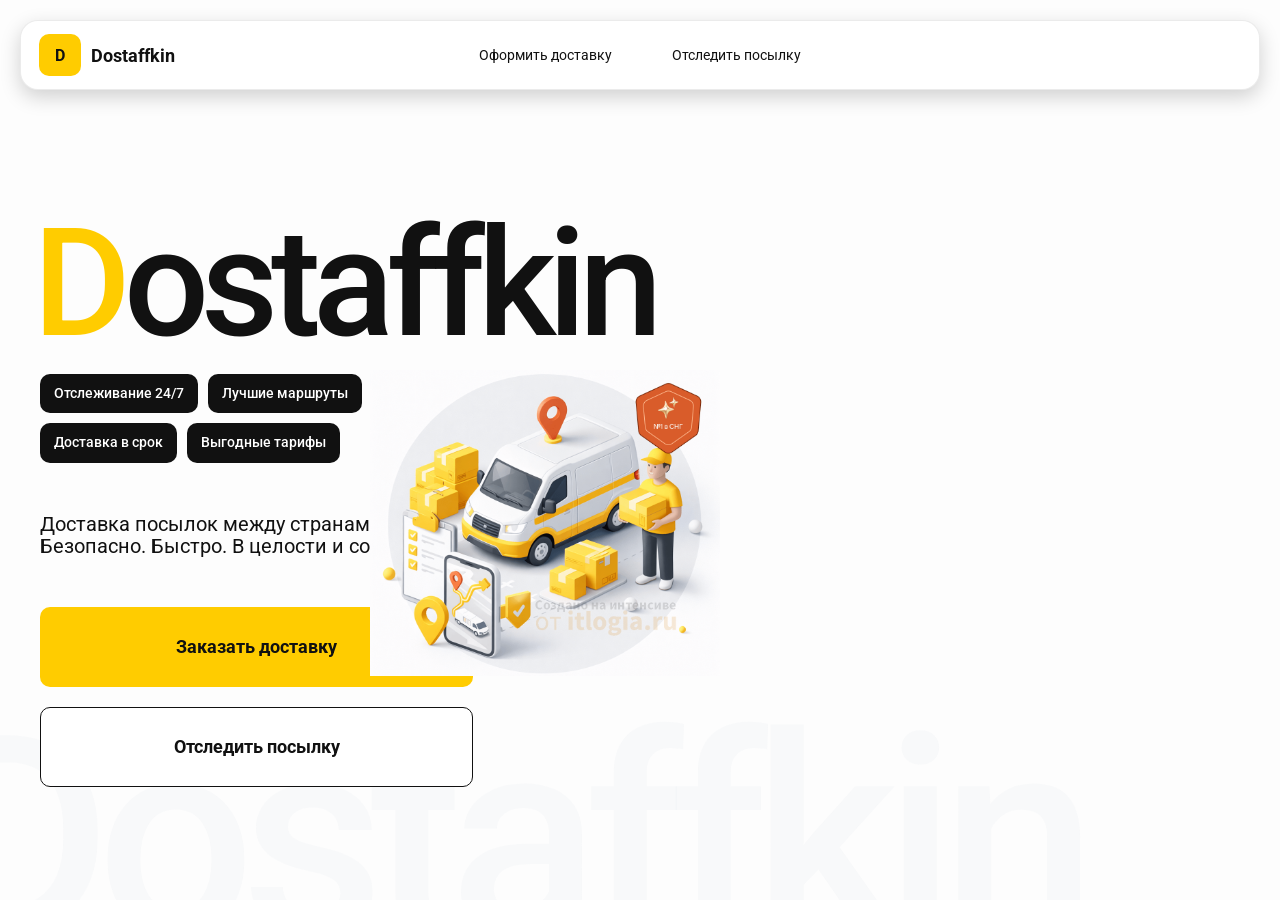
<file: index.html>
<!doctype html>
<html lang="ru">

<head>
    <meta charset="utf-8" />
    <meta name="viewport" content="width=device-width,initial-scale=1,maximum-scale=1,user-scalable=0" />
    <title>Dostaffkin — Доставка посылок между странами и внутри стран. Безопасно. Быстро. В целости и сохранности!
    </title>

    <link href="styles/base.css" rel="stylesheet" />
    <link href="styles/base_adaptive.css" rel="stylesheet" />
    <link href="styles/index.css" rel="stylesheet" />
    <link href="styles/index_adaptive.css" rel="stylesheet" />
</head>

<body>
    <div class="container">
        <header class="header">
            <a class="header-brand" href="#">
                <div class="header-logo">D</div>
                <div class="header-title">Dostaffkin</div>
            </a>
            <nav class="header-menu">
                <a class="header-link" href="./order.html">Оформить <span>доставку</span></a>
                <a class="header-link" href="./track.html">Отследить <span>посылку</span></a>
            </nav>
        </header>
        <main class="main">
            <section class="main-info">
                <div class="main-title">
                    <span>D</span>ostaffkin
                </div>
                <div class="main-features">
                    <div class="main-feature">Отслеживание 24/7</div>
                    <div class="main-feature">Лучшие маршруты</div>
                    <div class="main-feature">Страхование посылок</div>
                    <div class="main-feature">Доставка в срок</div>
                    <div class="main-feature">Выгодные тарифы</div>
                </div>
                <div class="main-description">
                    Доставка посылок между странами и внутри стран.
                    Безопасно. Быстро. В целости и сохранности!
                </div>
                <div class="main-actions">
                    <a class="button" type="button" href="./order.html">Заказать доставку</a>
                    <a class="button button-white" type="button" href="./track.html">Отследить посылку</a>
                </div>
            </section>
            <div class="main-title-ghost">Dostaffkin</div>
            <section class="main-image">
                <img src="images/main-image.png" alt="Main image" />
            </section>
        </main>
    </div>
</body>

</html>
</file>
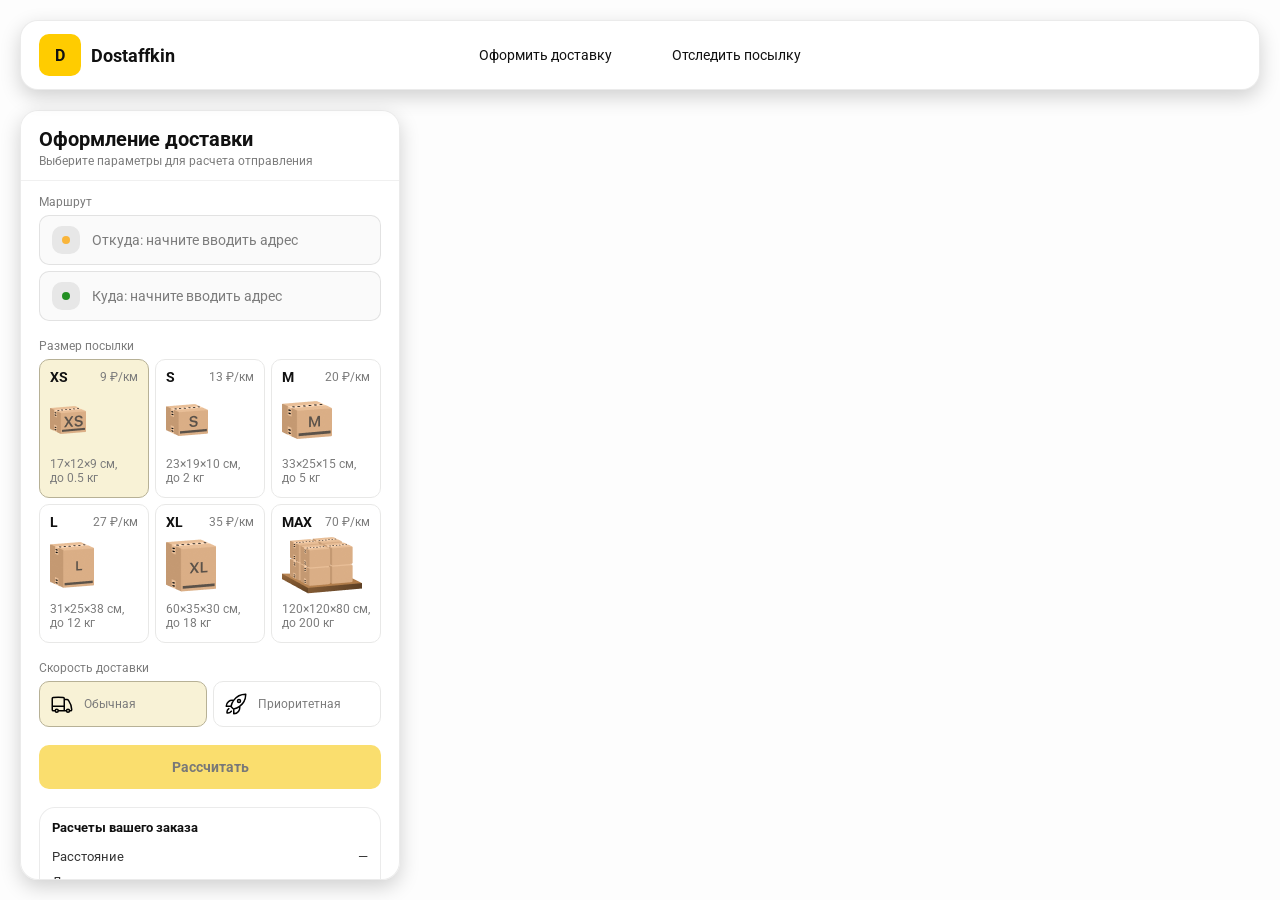
<file: order.html>
<!doctype html>
<html lang="ru">

<head>
    <meta charset="utf-8" />
    <meta name="viewport" content="width=device-width,initial-scale=1,maximum-scale=1,user-scalable=0" />
    <title>Оформление доставки</title>

    <link rel="stylesheet" href="styles/base.css" />
    <link rel="stylesheet" href="styles/base_adaptive.css" />

    <link rel="stylesheet" href="styles/order.css" />
    <link rel="stylesheet" href="styles/order_adaptive.css" />

    <script src="https://api-maps.yandex.ru/2.1/?lang=ru_RU&apikey=72602515-ac0d-400e-9618-80b4b450380c&suggest_apikey=4f19591b-9900-4866-8475-09cb89e9077c" type="text/javascript"></script>
</head>

<body>

    <div id="map"></div>

    <header class="header">
        <a class="header-brand" href="./index.html">
            <div class="header-logo">D</div>
            <div class="header-title">Dostaffkin</div>
        </a>
        <nav class="header-menu">
            <a class="header-link" href="#">Оформить <span>доставку</span></a>
            <a class="header-link" href="./track.html">Отследить <span>посылку</span></a>
        </nav>
    </header>
    <aside class="main" id="sidebar">
        <div class="main-header">
            <div class="main-title">Оформление доставки</div>
            <div class="main-text">Выберите параметры для расчета отправления</div>
        </div>
        <div class="main-content">
            <div class="main-route">
                <div class="main-block-title">Маршрут</div>
                <div class="main-fields">
                    <div class="main-field" id="fromField">
                        <div class="main-pin"></div>
                        <input id="from" placeholder="Откуда: начните вводить адрес" autocomplete="off" />
                        <div class="main-ac" id="fromAc" role="listbox" aria-label="Подсказки адресов"></div>
                    </div>

                    <div class="main-field" id="toField">
                        <div class="main-pin"></div>
                        <input id="to" placeholder="Куда: начните вводить адрес" autocomplete="off" />
                        <div class="main-ac" id="toAc" role="listbox" aria-label="Подсказки адресов"></div>
                    </div>
                </div>
            </div>
            <div class="main-package">
                <div class="main-block-title">Размер посылки</div>

                <div class="main-sizes">
                    <div class="main-size-card is-active" data-value="xs">
                        <div class="main-size-top">
                            <div class="main-size-label">XS</div>
                            <div class="main-size-rate">9 ₽/км</div>
                        </div>
                        <div class="main-size-media">
                            <img src="images/sizes/xs.png" alt="Короб XS" />
                        </div>
                        <div class="main-size-description">17×12×9 см,<br>до 0.5 кг</div>
                    </div>

                    <div class="main-size-card" data-value="s">
                        <div class="main-size-top">
                            <div class="main-size-label">S</div>
                            <div class="main-size-rate">13 ₽/км</div>
                        </div>
                        <div class="main-size-media">
                            <img src="images/sizes/s.png" alt="Короб S" />
                        </div>
                        <div class="main-size-description">23×19×10 см,<br>до 2 кг</div>
                    </div>

                    <div class="main-size-card" data-value="m">
                        <div class="main-size-top">
                            <div class="main-size-label">M</div>
                            <div class="main-size-rate">20 ₽/км</div>
                        </div>
                        <div class="main-size-media">
                            <img src="images/sizes/m.png" alt="Короб M" />
                        </div>
                        <div class="main-size-description">33×25×15 см,<br>до 5 кг</div>
                    </div>

                    <div class="main-size-card" data-value="l">
                        <div class="main-size-top">
                            <div class="main-size-label">L</div>
                            <div class="main-size-rate">27 ₽/км</div>
                        </div>
                        <div class="main-size-media">
                            <img src="images/sizes/l.png" alt="Короб L" />
                        </div>
                        <div class="main-size-description">31×25×38 см,<br>до 12 кг</div>
                    </div>

                    <div class="main-size-card" data-value="xl">
                        <div class="main-size-top">
                            <div class="main-size-label">XL</div>
                            <div class="main-size-rate">35 ₽/км</div>
                        </div>
                        <div class="main-size-media">
                            <img src="images/sizes/xl.png" alt="Короб XL" />
                        </div>
                        <div class="main-size-description">60×35×30 см,<br>до 18 кг</div>
                    </div>

                    <div class="main-size-card" data-value="max">
                        <div class="main-size-top">
                            <div class="main-size-label">MAX</div>
                            <div class="main-size-rate">70 ₽/км</div>
                        </div>
                        <div class="main-size-media main-size-media-palleta">
                            <img src="images/sizes/max.png" alt="Паллета" />
                        </div>
                        <div class="main-size-description">120×120×80 см,<br>до 200 кг</div>
                    </div>
                </div>
            </div>
            <div class="main-speed">
                <div class="main-block-title">Скорость доставки</div>

                <div class="main-speeds">
                    <div class="main-speed-card is-active" data-value="regular">
                        <img class="main-speed-media" src="images/icons/regular.svg" alt="Regular" />
                        <div class="main-speed-description">Обычная</div>
                    </div>
                    <div class="main-speed-card" data-value="fast">
                        <img class="main-speed-media" src="images/icons/fast.svg" alt="Fast" />
                        <div class="main-speed-description">Приоритетная</div>
                    </div>

                </div>
            </div>
            <div class="main-calculate-block">
                <button id="calc" class="button calculate-button" type="button" disabled>Рассчитать</button>
            </div>
            <div class="main-result" id="result">
                <div class="main-result-title">Расчеты вашего заказа</div>
                <div class="main-result-lines">
                    <div class="main-result-line"><span>Расстояние</span><span id="distanceValue">—</span></div>
                    <div class="main-result-line"><span>Доставим через</span><span id="durationValue">—</span></div>
                    <div class="main-result-line"><span>Тариф</span><span id="rateValue">—</span></div>
                </div>
                <div class="main-price">
                    <div class="main-price-label">Итого</div>
                    <div class="main-price-value" id="totalValue">—</div>
                </div>
            </div>
            <div class="main-order-box">
                <div class="main-order-form" id="orderForm">
                    <div class="main-order-title">Оформление доставки</div>
                    <div class="main-block-info-row">
                        <div class="main-block-title">Контакты</div>
                        <div class="order-fields">
                            <div class="main-field">
                                <input id="customerName" placeholder="Ваше имя" autocomplete="off" />
                            </div>
                            <div class="main-field">
                                <input id="customerPhone" placeholder="Ваш телефон" autocomplete="off"
                                    inputmode="tel" />
                            </div>
                        </div>
                    </div>
                    <div class="main-block-info-row extra-info">
                        <div class="main-block-title">Дополнительная информация</div>
                        <div class="main-field textarea">
                            <textarea id="comment" placeholder="Детали доставки и комментарии"></textarea>
                        </div>
                    </div>
                    <button id="submit" class="button main-submit-request" type="button" disabled>Отправить
                        заявку
                    </button>
                </div>

                <div class="main-order-success" id="orderSuccess">
                    <div class="main-success-icon">✓</div>
                    <div class="main-success-title">Заявка отправлена!</div>
                    <div class="main-success-title">Номер отправления – <span id="orderId"></span></div>
                    <div class="main-success-subtitle">Мы скоро свяжемся с вами</div>
                </div>
            </div>
        </div>
    </aside>
    <script src="scripts/order.js"></script>
</body>

</html>
</file>
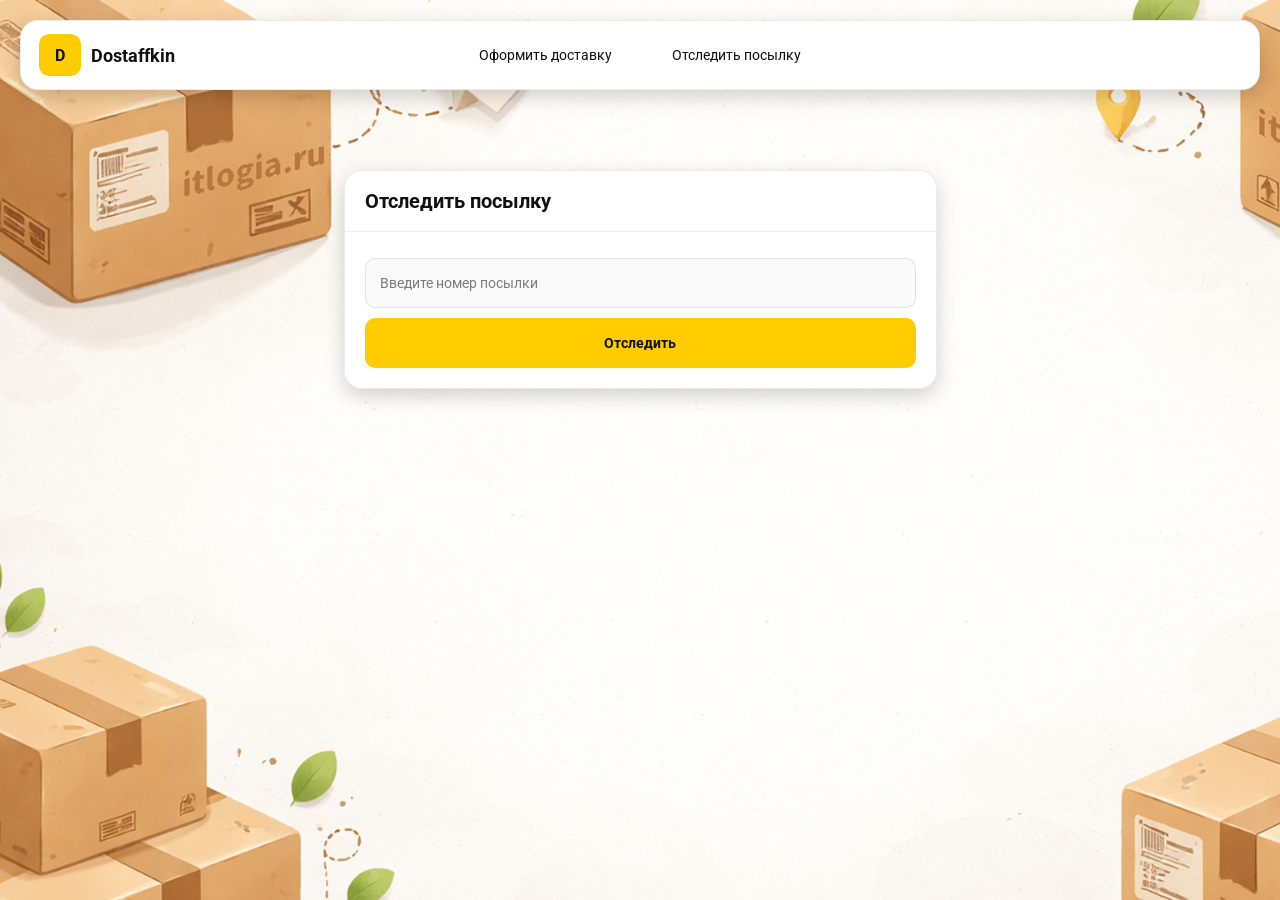
<file: track.html>
<!doctype html>
<html lang="ru">

<head>
    <meta charset="utf-8" />
    <meta name="viewport" content="width=device-width,initial-scale=1,maximum-scale=1,user-scalable=0" />
    <title>Отследить посылку</title>
    <link rel="stylesheet" href="styles/base.css" />
    <link rel="stylesheet" href="styles/base_adaptive.css" />

    <link rel="stylesheet" href="styles/track.css" />
    <link rel="stylesheet" href="styles/track_adaptive.css" />
</head>

<body>
    <div class="container">
        <header class="header">
            <a class="header-brand" href="./index.html">
                <div class="header-logo">D</div>
                <div class="header-title">Dostaffkin</div>
            </a>
            <nav class="header-menu">
                <a class="header-link" href="./order.html">Оформить <span>доставку</span></a>
                <a class="header-link" href="#">Отследить <span>посылку</span></a>
            </nav>
        </header>
        <main class="track-content">
            <section class="track-card track-search">
                <div class="track-title">Отследить посылку</div>
                <div class="track-action">
                    <div class="main-field track-field">
                        <input id="trackNumber" placeholder="Введите номер посылки" autocomplete="off" />
                    </div>
                    <button id="trackButton" class="button track-button" type="button">Отследить</button>
                </div>
            </section>
            <section class="track-card track-result" id="trackResult">
                <div class="track-result-header">
                    <div class="track-id" id="trackIdValue"></div>
                    <div class="track-routes">
                        <div class="track-route">
                            <div class="track-route-pin">
                                <svg xmlns="http://www.w3.org/2000/svg" fill="none" viewBox="0 0 24 24"
                                    stroke-width="1.5" stroke="orange" class="size-6">
                                    <path stroke-linecap="round" stroke-linejoin="round"
                                        d="M15 10.5a3 3 0 1 1-6 0 3 3 0 0 1 6 0Z" />
                                    <path stroke-linecap="round" stroke-linejoin="round"
                                        d="M19.5 10.5c0 7.142-7.5 11.25-7.5 11.25S4.5 17.642 4.5 10.5a7.5 7.5 0 1 1 15 0Z" />
                                </svg>
                            </div>
                            <div class="track-route-address" id="trackFromValue">
                                Откуда: Москва, улица Арбат, 1
                            </div>
                        </div>
                        <div class="track-route track-route-arrow">
                            <svg xmlns="http://www.w3.org/2000/svg" fill="none" viewBox="0 0 24 24" stroke-width="1.5"
                                stroke="currentColor" class="size-6">
                                <path stroke-linecap="round" stroke-linejoin="round"
                                    d="M19.5 13.5 12 21m0 0-7.5-7.5M12 21V3" />
                            </svg>
                        </div>
                        <div class="track-route">
                            <div class="track-route-pin">
                                <svg xmlns="http://www.w3.org/2000/svg" fill="none" viewBox="0 0 24 24"
                                    stroke-width="1.5" stroke="green" class="size-6">
                                    <path stroke-linecap="round" stroke-linejoin="round"
                                        d="M15 10.5a3 3 0 1 1-6 0 3 3 0 0 1 6 0Z" />
                                    <path stroke-linecap="round" stroke-linejoin="round"
                                        d="M19.5 10.5c0 7.142-7.5 11.25-7.5 11.25S4.5 17.642 4.5 10.5a7.5 7.5 0 1 1 15 0Z" />
                                </svg>
                            </div>
                            <div class="track-route-address" id="trackToValue">
                                Куда: Минск, проспект Независимости, 58
                            </div>
                        </div>
                    </div>
                </div>
                <div class="track-info">
                    <div class="track-status-title">Статус данной посылки:</div>
                    <div class="track-status-list" id="trackStatusList">

                    </div>
                </div>

    </div>
    </div>
    </section>
    </main>

    </div>

    <script src="scripts/track.js"></script>
</body>

</html>
</file>
<file: styles/base.css>
*, *::before, *::after {
    box-sizing: border-box;
}

@font-face {
    font-family: "Roboto";
    src: url("../fonts/Roboto-Regular.ttf");
    font-weight: normal;
}

@font-face {
    font-family: "Roboto";
    src: url("../fonts/Roboto-Bold.ttf");
    font-weight: bold;
}

@font-face {
    font-family: "Roboto";
    src: url("../fonts/Roboto-Medium.ttf");
    font-weight: 500;
}

html, body {
    margin: 0;
    color: #111111;
    font-family: "Roboto", sans-serif;
}

body {
    background: #FDFDFD;
}

.header {
    border-radius: 18px;
    box-shadow: 0 7px 20px 0 #0000002E;
    backdrop-filter: blur(10px);
    background: #ffffff;
    left: 20px;
    border: 1px solid rgba(0, 0, 0, 0.08);
    position: fixed;
    right: 20px;
    top: 20px;
    padding: 14px 18px;
    height: 70px;
    display: flex;
    align-items: center;
    z-index: 6;
}

.header-brand {
    display: flex;
    align-items: center;
    text-decoration: none;
    gap: 10px;
}

.header-logo {
    width: 42px;
    height: 42px;
    border-radius: 10px;
    background: #FFCC00;
    display: grid;
    place-items: center;
    font-weight: bold;
    color: #111;
}

.header-title {
    font-size: 18px;
    font-weight: bold;
    color: #111111;
    text-decoration: none;
}
.header-menu {
    display: flex;
    align-items: center;
    gap: 60px;
    margin: 0;
    position: absolute;
    left: 50%;
    transform: translateX(-50%);
}

.header-link {
    font-size: 14px;
    color: #111111;
    text-decoration: none;
}

.button {
    border: 0;
    outline: none;
    height: 44px;
    border-radius: 10px;
    font-size: 14px;
    font-weight: bold;
    cursor: pointer;
    font-family: inherit;
    transition: transform .08s ease, opacity .12s ease;
    background: #ffcc00;
    color: #111111;
    text-align: center;
    text-decoration: none;
}

.button:hover {
    background-color: #E5BC19;
}

.button:disabled {
    cursor: not-allowed;
    background-color: #FADE6E;
    color: #787878;
    transform: none;
}

.button.button-white {
    background: #ffffff;
    border: 1px solid #111111;
}

.button.button-white:hover {
    background: rgb(241 241 241);
}

@media (max-width: 767px) {
    .header {
        left: 10px;
        right: 10px;
        top: 10px;
    }

    .header-link span {
        display: none;
    }

    .header-menu {
        gap: 20px;
        justify-content: flex-start;
        margin: 0 0 0 30px;
        position: static;
        transform: none;
    }
}

@media (max-width: 420px) {
    .header-title {
        display: none;
    }
}

@media (max-width: 374px) {
    .header-menu {
        gap: 10px;
        margin: 0 0 0 10px;
    }
}

.main-field {
    display: flex;
    align-items: center;
    margin-top: 6px;
    gap: 10px;
    border: 1px solid #1111111A;
    background: #FAFAFA;
    border-radius: 10px;
    padding: 10px 12px;
    position: relative;
    box-sizing: border-box;
    height: 50px;
}

.main-field.textarea {
    height: auto;
}

.main-pin {
    width: 28px;
    height: 28px;
    border-radius: 10px;
    background: rgba(17, 17, 17, 0.08);
    display: grid;
    place-items: center;
    flex: 0 0 auto;
    position: relative;
}

.main-pin::before {
    content: "";
    width: 8px;
    height: 8px;
    border-radius: 999px;
    background: orange;
    opacity: .75;
    display: block;
}

.main-field:last-child .main-pin::before {
    background: green;
    opacity: .85;
}

input, textarea {
    width: 100%;
    border: 0;
    outline: none;
    background: transparent;
    font-size: 14px;
    color: #111111;
    font-family: inherit;
}

textarea {
    resize: vertical;
    min-height: 72px;
    padding: 2px 0;
}

input::placeholder, textarea::placeholder {
    color: #7C7C7C;
}

.main-field:focus-within {
    border-color: rgba(0, 0, 0, 0.20);
    box-shadow: 0 0 0 4px rgba(255, 204, 0, 0.35);
    background: rgba(255, 255, 255, 0.75);
}
</file>
<file: styles/base_adaptive.css>
@media (max-width: 767px) {
    .header {
        left: 10px;
        right: 10px;
        top: 10px;
    }

    .header-link span {
        display: none;
    }

    .header-menu {
        gap: 20px;
        justify-content: flex-start;
        margin: 0 0 0 30px;
        position: static;
        transform: none;
    }
}

@media (max-width: 420px) {
    .header-title {
        display: none;
    }
}

@media (max-width: 374px) {
    .header-menu {
        gap: 10px;
        margin: 0 0 0 10px;
    }
}
</file>
<file: styles/index.css>
.container {
    overflow: hidden;
    min-height: 100vh;
}

.main {
    padding: 111px 40px 40px;
    position: relative;
    display: flex;
}

.main-info {
    max-width: 840px;
    width: 100%;
    position: relative;
}

.main-title {
    margin-top: 98px;
    font-weight: 500;
    font-size: 200px;
    line-height: 1;
    letter-spacing: -0.05em;
    color: #111111;
    left: -15px;
    position: relative;
}

.main-title span {
    color: #ffcc00;
}

.main-features {
    margin-top: 15px;
    display: flex;
    flex-wrap: wrap;
    gap: 10px;
}

.main-feature {
    background: #111111;
    color: #ffffff;
    padding: 12px 14px;
    font-weight: 500;
    font-size: 14px;
    line-height: 1.1;
    border-radius: 10px;
}

.main-description {
    margin-top: 50px;
    max-width: 500px;
    font-size: 20px;
    line-height: 1.1;
    color: #111111;
}

.main-actions {
    margin-top: 50px;
    display: flex;
    flex-direction: column;
    gap: 20px;
}

.main-actions .button {
    height: 80px;
    width: 433px;
    font-size: 18px;
    font-weight: bold;
    place-items: center;
    display: grid;
}

.main-title-ghost {
    position: absolute;
    z-index: -1;
    left: -70px;
    bottom: -150px;
    font-weight: 500;
    font-size: 278px;
    line-height: 1;
    letter-spacing: -0.05em;
    color: #ECEDF04D;
}

.main-image {
        max-width: 350px;
        position: absolute;
        left: 370px;
        top: 370px;
    }

.main-image img {
    width: 100%;
    max-width: 1024px;
    height: auto;
    display: block;
}
       
@media (max-width: 400px) {
    .main-title {
        font-size: 70px;
    }
}
</file>
<file: styles/index_adaptive.css>
@media (max-width: 1760px) {
    .main-title {
        font-size: 150px;
        left: -7px;
    }

    .main-info {
        max-width: 640px;
    }
}

@media (max-width: 1200px) {
    .main-info {
        max-width: 540px;
    }

    .main {
        padding: 111px 20px 20px;
    }

    .main-title {
        font-size: 120px;
        left: -4px;
    }

    .main-title-ghost {
        font-size: 220px;
    }
}

@media (max-width: 1024px) {
    .main-title {
        margin-top: 30px;
    }

    .main {
        flex-direction: column-reverse;
    }

    .main-image {
        max-width: 350px;
        position: absolute;
        left: 370px;
        top: 370px;
    }

    .main-info {
        max-width: 100%;
    }

    .main-actions {
        gap: 10px;
    }

    .main-actions .button {
        height: 50px;
        font-size: 14px;
        width: auto;
        max-width: 300px;
    }

    .main-description {
        max-width: 350px;
    }
}

@media (max-width: 570px) {
    .main-title {
        font-size: 88px;
    }

    .main-description {
        max-width: 100%
    }

    .main-actions {
       width: 100%;
    }

    .main-actions .button {
        width: 100%;
        max-width: 100%
    }

    .main-image {
        max-width: 650px;
        position: absolute;
        left: 170px;
        top: 70px;
        opacity: 0.2;
    }
}
</file>
<file: styles/order.css>
#map {
    background-size: cover;
    position: fixed;
    inset: 0;
}

.main {
    border-radius: 18px;
    box-shadow: 0 7px 20px 0 #0000002E;
    backdrop-filter: blur(10px);
    background: rgba(255, 255, 255, 0.96);
    left: 20px;
    border: 1px solid rgba(0, 0, 0, 0.08);
    position: fixed;
    top: 110px;
    bottom: 20px;
    width: 380px;
    display: flex;
    flex-direction: column;
    overflow: hidden;
    z-index: 5;
}

.main-header {
    padding: 18px 18px 12px 18px;
    border-bottom: 1px solid rgba(0, 0, 0, 0.06);
    display: flex;
    flex-direction: column;
}

.main-title {
    font-size: 20px;
    line-height: 100%;
    font-weight: bold;
}

.main-text {
    font-size: 12px;
    margin-top: 5px;
    color: #7C7C7C;
}

.main-content {
    padding: 14px 18px 18px 18px;
    overflow: auto;
    scrollbar-width: none;
    display: flex;
    flex-direction: column;
    gap: 18px;
    flex: 1;
}

.main-block-title {
    font-size: 12px;
    color: #7C7C7C;
}

.main-route .main-block-title,
.main-package .main-block-title {
    margin-bottom: 6px;
}

.main-sizes {
    display: grid;
    gap: 6px;
    grid-template-columns: repeat(3, 1fr);
}

.main-size-card {
    border: 1px solid #E8E8E7;
    background: #FFFFFF;
    border-radius: 10px;
    padding: 10px;
    cursor: pointer;
    user-select: none;
    transition: transform .08s ease, border-color .12s ease, background .12s ease;
    min-height: 139px;
}

.main-size-card:hover {
    transform: translateY(-1px);
}

.main-size-card.is-active {
    background-color: #F8F2D6;
    border-color: #B7B196;
}

.main-size-top {
    display: flex;
    align-items: center;
    justify-content: space-between;
}

.main-size-label {
    font-weight: bold;
    font-size: 14px;
    color: #111111;
    line-height: 100%;
}

.main-size-rate {
    font-size: 12px;
    color: #7C7C7C;
    line-height: 100%;
}

.main-size-media {
    margin-top: 8px;
    height: 57px;
}

.main-size-description {
    margin-top: 8px;
    font-size: 12px;
    color: #7C7C7C;
    line-height: 1.2;
}

.calculate-button {
    width: 100%;
}

.main-result {
    border: 1px solid rgba(0, 0, 0, 0.08);
    background: rgba(255, 255, 255, 0.75);
    border-radius: 16px;
    padding: 12px;
    line-height: 1.25;
}

.main-result-title {
    font-weight: bold;
    font-size: 13px;
    color: #111111;
    margin-bottom: 13px;
}

.main-result-lines {
    gap: 8px;
    display: flex;
    flex-direction: column;
}

.main-result-line {
    font-size: 13px;
    color: rgba(17, 17, 17, 0.85);
    display: flex;
    justify-content: space-between;
}

.main-price {
    margin-top: 18px;
    padding-top: 10px;
    border-top: 1px dashed rgba(0, 0, 0, 0.12);
    display: flex;
    align-items: baseline;
    justify-content: space-between;
}

.main-price-label {
    font-size: 12px;
    color: rgba(17, 17, 17, 0.55);
}

.main-price-value {
    font-size: 20px;
    font-weight: bold;
    color: #111111;
    letter-spacing: -0.3px;
}

.main-order-box {
    background: #ffffff;
    border: 1px solid #E8E8E7;
    border-radius: 10px;
    padding: 12px;
}

.main-order-title {
    margin-bottom: 8px;
    font-weight: bold;
    font-size: 14px;
    color: #111111;
}

.main-block-info {
    display: flex;
    flex-direction: column;
    gap: 6px;
}

.order-fields {
    display: grid;
    grid-template-columns: 1fr 1fr;
    column-gap: 10px;
    margin-top: 6px;
}

.main-block-info-row.extra-info {
    display: block;
    margin-top: 13px;
}

.main-submit-request {
    width: 100%;
    margin-top: 6px;
}

.main-order-success {
    display: none;
    text-align: center;
    padding: 22px 12px;
    gap: 12px;
}

.main-order-success.is-visible {
    display: flex;
    flex-direction: column;
    align-items: center;
}

.main-success-icon {
    width: 56px;
    height: 56px;
    border-radius: 50%;
    background: #16a34a;
    color: #ffffff;
    display: grid;
    place-items: center;
    font-size: 30px;
}

.main-success-title {
    font-size: 14px;
    font-weight: bold;
    color: #111111;
}

.main-success-subtitle {
    font-size: 12px;
    color: rgba(17, 17, 17, 0.55);
    line-height: 1.3;
}

.main-speed .main-block-title {
    margin-bottom: 6px;
}

.main-speeds {
    display: grid;
    gap: 6px;
    grid-template-columns: repeat(2, 1fr);
}

.main-speed-card {
    border: 1px solid #E8E8E7;
    background: #FFFFFF;
    border-radius: 10px;
    padding: 10px;
    cursor: pointer;
    user-select: none;
    transition: transform .08s ease, border-color .12s ease, background .12s ease;
    display: flex;
    align-items: center;
    gap: 10px;
}

.main-speed-card:hover {
    transform: translateY(-1px);
}

.main-speed-card.is-active {
    background-color: #F8F2D6;
    border-color: #B7B196;
}

.main-speed-description {
    font-size: 12px;
    color: #7C7C7C;
    line-height: 1.2;
}
</file>
<file: styles/order_adaptive.css>
@media (max-width: 767px) {
    .main {
        left: 10px;
        right: 10px;
        top: 50%;
        bottom: 12px;
        width: auto;
        max-width: none;
    }
}

@media (max-width: 420px) {
    .main-sizes {
        grid-template-columns: repeat(2, 1fr);
    }
}
</file>
<file: styles/track.css>
.container {
    background: #F4F4F4 url("../images/track-bg.png");
    background-size: cover;
    min-height: 100vh;
    padding: 170px 0 50px 0;
}

.track-content {
    width: 593px;
    margin: 0 auto;
}

.track-card {
    width: 100%;
    border-radius: 18px;
    box-shadow: 0 7px 20px 0 #0000002E;
    backdrop-filter: blur(10px);
    background: rgba(255, 255, 255, 0.96);
    border: 1px solid rgba(0, 0, 0, 0.08);
}

.track-title {
    font-size: 20px;
    line-height: 100%;
    font-weight: bold;
    border-bottom: 1px solid #EEEEEE;
    padding: 20px;
}

.track-action {
    padding: 20px;
}

.track-button {
    width: 100%;
    height: 50px;
}

.track-field {
    margin-bottom: 10px;
}

.track-result {
    margin-top: 5px;
    display: none;
}

.track-result.is-visible {
    display: block;
}

.track-result-header {
    font-weight: bold;
    font-size: 14px;
    color: #111111;
    padding: 20px;
    border-bottom: 1px solid #EEEEEE;
}

.track-id {
    margin-bottom: 12px;
    font-size: 20px;
}

.track-routes {
    display: flex;
    flex-direction: column;
    gap: 10px;
    font-weight: normal;
}

.track-route {
    display: flex;
    align-items: center;
    gap: 10px;
}

.track-route-pin {
    width: 24px;
    height: 24px;
    flex-shrink: 0;
}

.track-route-arrow {
    padding: 15px 0;
    width: 24px;
    height: 24px;
}

.track-info {
    padding: 20px;
}

.track-status {
    display: flex;
    align-items: center;
    font-size: 12px;
    gap: 10px;
}

.track-status-title {
    font-size: 14px;
    color: #111111;
    margin-bottom: 20px;
}

.track-status-list {
    display: flex;
    flex-direction: column;
    gap: 15px;
}

.track-status-icon {
    width: 40px;
    height: 40px;
    border-radius: 50%;
    background: rgba(17, 17, 17, 0.08);
    display: grid;
    place-items: center;
    flex: 0 0 auto;
}

.track-status.created .track-status-icon {
    background-color: #F1CB00;
}

.track-status.in-way .track-status-icon {
    background-color: #F08A11;
}

.track-status.ready .track-status-icon {
    background-color: #A35D0A;
}

.track-status.done .track-status-icon {
    background-color: #37C93B;
}

.track-status-text {
    display: flex;
    align-items: center;
    justify-content: space-between;
    color: #111111;
    font-size: 12px;
    flex: 1;
}

.track-status-date {
    color: rgba(17, 17, 17, 0.55);
}
</file>
<file: styles/track_adaptive.css>
@media (max-width: 767px) {
    .container {
        padding: 130px 0 50px 0;
    }

    .track-content {
        width: 100%;
        padding-left: 10px;
        padding-right: 10px;
    }

    .track-result-header {
        padding: 20px;
    }
}
</file>
